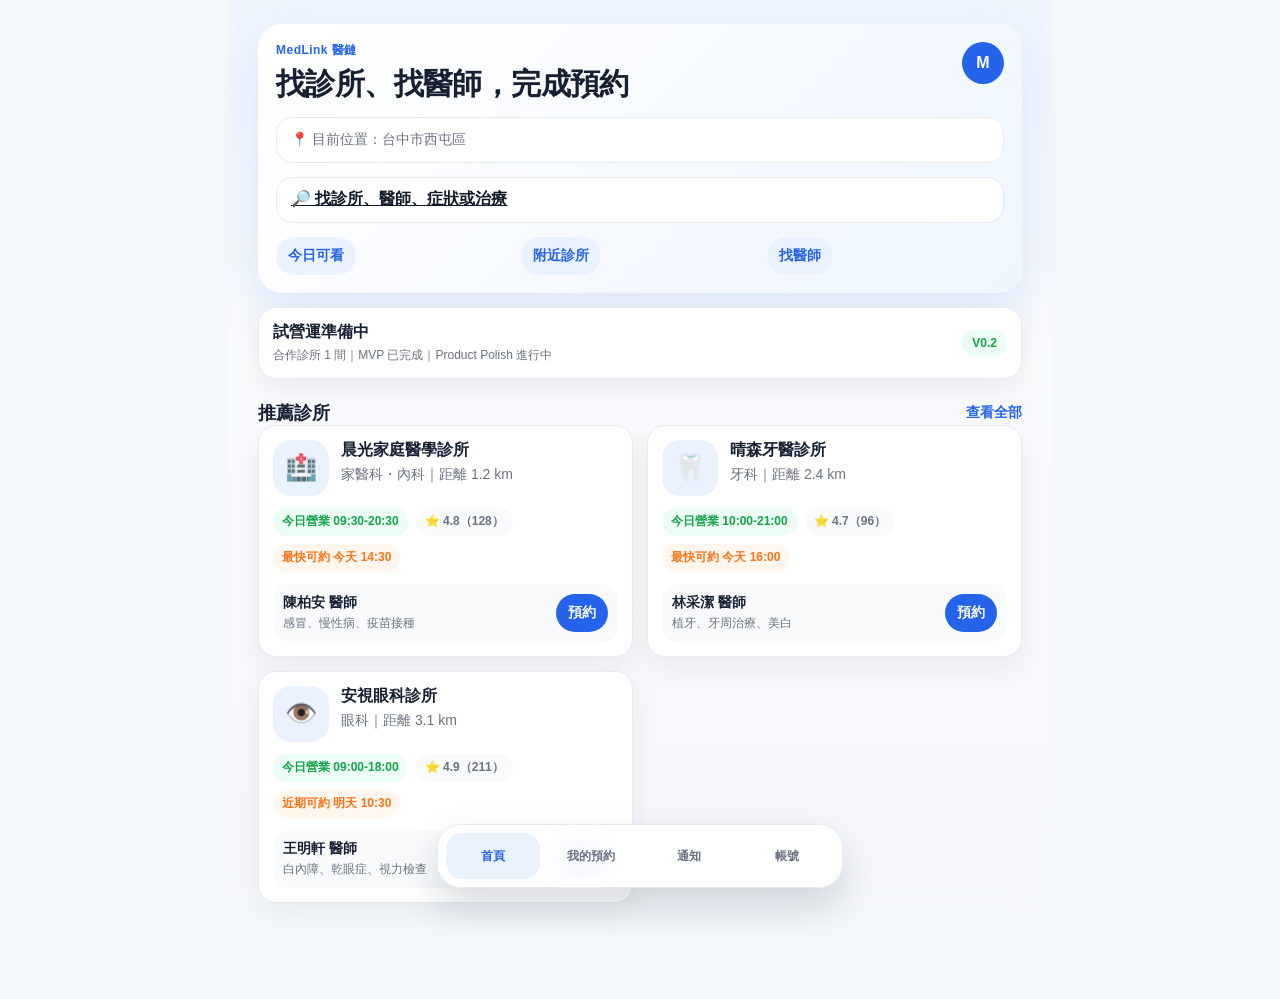
<file: index.html>
<!doctype html>
<html lang="zh-Hant">
<head>
  <meta charset="utf-8" />
  <meta name="viewport" content="width=device-width, initial-scale=1" />
  <title>MedLink 醫鏈</title>
  <link rel="stylesheet" href="styles.css" />
</head>
<body>
  <main class="app-shell">
    <section class="hero">
      <div class="topbar">
        <div>
          <p class="eyebrow">MedLink 醫鏈</p>
          <h1>找診所、找醫師，完成預約</h1>
        </div>
        <div class="avatar">M</div>
      </div>
      <div class="location">📍 目前位置：台中市西屯區</div>
      <a class="search-box" href="search.html">🔎 找診所、醫師、症狀或治療</a>
      <div class="quick-actions">
        <a href="search.html"><button>今日可看</button></a>
        <a href="search.html"><button>附近診所</button></a>
        <a href="search.html"><button>找醫師</button></a>
      </div>
    </section>

    <section class="trust-card">
      <div>
        <strong>試營運準備中</strong>
        <p>合作診所 1 間｜MVP 已完成｜Product Polish 進行中</p>
      </div>
      <span>V0.2</span>
    </section>

    <section class="section-head">
      <h2>推薦診所</h2>
      <a href="search.html"><button>查看全部</button></a>
    </section>

    <section class="clinic-list" id="clinicList"></section>

    <nav class="tabbar">
      <a class="active">首頁</a>
      <a>我的預約</a>
      <a>通知</a>
      <a>帳號</a>
    </nav>
  </main>
  <script src="app.js"></script>
</body>
</html>
</file>
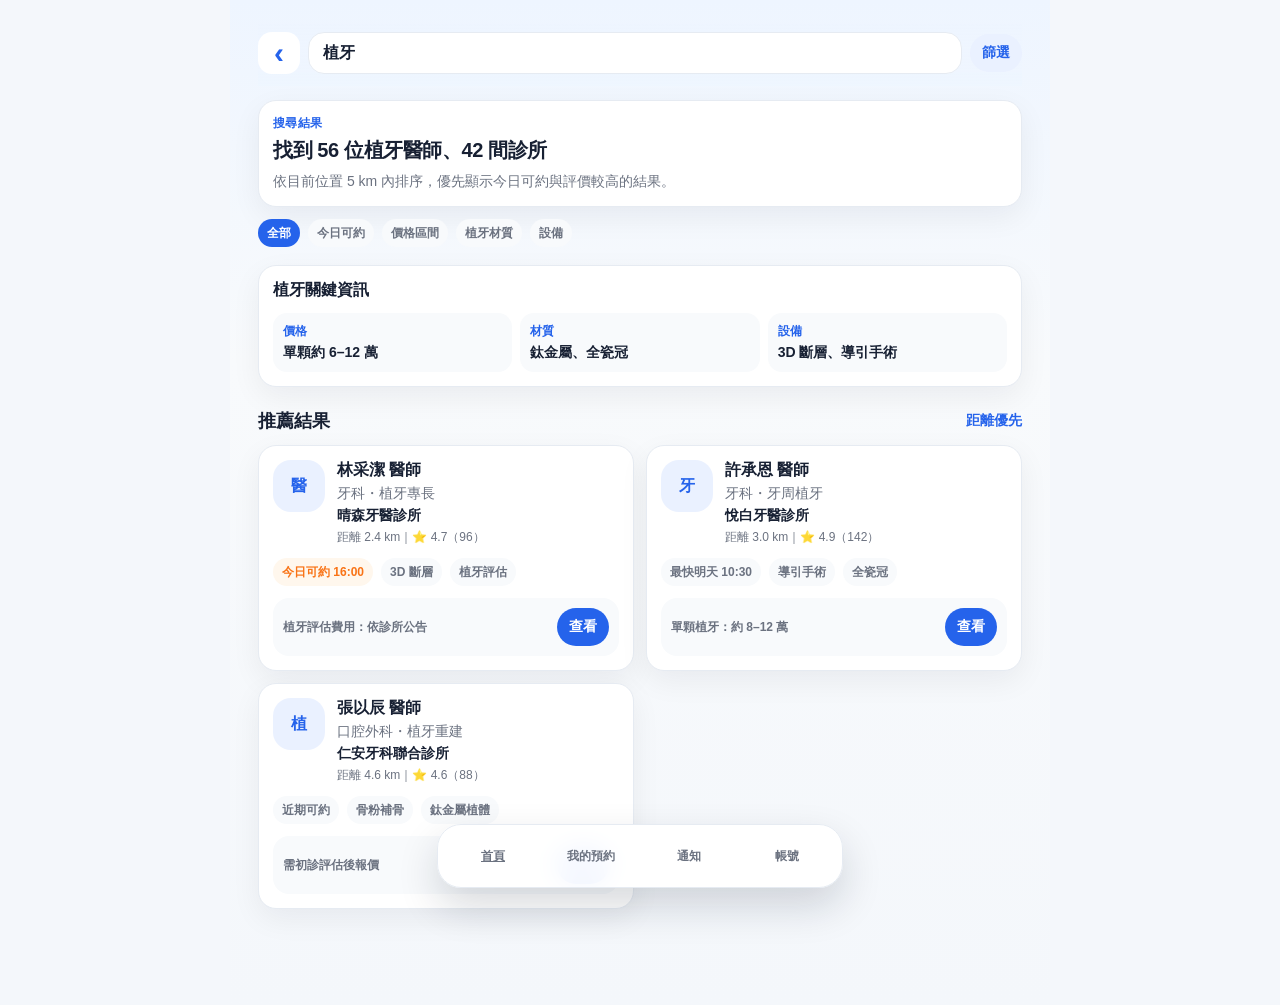
<file: search.html>
<!doctype html>
<html lang="zh-Hant">
<head>
  <meta charset="utf-8" />
  <meta name="viewport" content="width=device-width, initial-scale=1" />
  <title>搜尋結果｜MedLink 醫鏈</title>
  <link rel="stylesheet" href="styles.css" />
  <link rel="stylesheet" href="search.css" />
</head>
<body>
  <main class="app-shell search-page">
    <header class="search-header">
      <a class="back-link" href="index.html">‹</a>
      <div class="search-input">植牙</div>
      <button type="button">篩選</button>
    </header>

    <section class="result-summary">
      <p class="eyebrow">搜尋結果</p>
      <h1>找到 56 位植牙醫師、42 間診所</h1>
      <p>依目前位置 5 km 內排序，優先顯示今日可約與評價較高的結果。</p>
    </section>

    <section class="filter-chips">
      <span class="chip active">全部</span>
      <span class="chip">今日可約</span>
      <span class="chip">價格區間</span>
      <span class="chip">植牙材質</span>
      <span class="chip">設備</span>
    </section>

    <section class="insight-card">
      <h2>植牙關鍵資訊</h2>
      <div class="insight-grid">
        <div><strong>價格</strong><span>單顆約 6–12 萬</span></div>
        <div><strong>材質</strong><span>鈦金屬、全瓷冠</span></div>
        <div><strong>設備</strong><span>3D 斷層、導引手術</span></div>
      </div>
    </section>

    <section class="section-head">
      <h2>推薦結果</h2>
      <button>距離優先</button>
    </section>

    <section class="result-list" id="resultList"></section>

    <nav class="tabbar">
      <a href="index.html">首頁</a>
      <a>我的預約</a>
      <a>通知</a>
      <a>帳號</a>
    </nav>
  </main>
  <script src="search.js"></script>
</body>
</html>
</file>
<file: styles.css>
:root {
  --bg: #f4f7fb;
  --card: #ffffff;
  --text: #172033;
  --muted: #6b7280;
  --line: #e6ebf2;
  --brand: #2563eb;
  --brand-soft: #eaf1ff;
  --green: #16a34a;
  --orange: #f97316;
  --radius-lg: 24px;
  --radius-md: 18px;
  --radius-sm: 12px;
}

* { box-sizing: border-box; }

body {
  margin: 0;
  min-height: 100vh;
  background: var(--bg);
  color: var(--text);
  font-family: -apple-system, BlinkMacSystemFont, "Segoe UI", "Noto Sans TC", sans-serif;
}

.app-shell {
  width: min(100%, 430px);
  min-height: 100vh;
  margin: 0 auto;
  padding: 16px 16px 88px;
  background: linear-gradient(180deg, #eef5ff 0%, #f8fafc 36%, #f4f7fb 100%);
}

.hero {
  padding: 18px;
  border-radius: var(--radius-lg);
  background: linear-gradient(135deg, #ffffff 0%, #eff6ff 100%);
  box-shadow: 0 18px 45px rgba(37, 99, 235, 0.12);
}

.topbar {
  display: flex;
  justify-content: space-between;
  gap: 16px;
  align-items: flex-start;
}

.eyebrow {
  margin: 0 0 6px;
  color: var(--brand);
  font-size: 12px;
  font-weight: 700;
  letter-spacing: .04em;
}

h1 {
  margin: 0;
  font-size: 24px;
  line-height: 1.25;
  letter-spacing: -0.02em;
}

.avatar {
  width: 42px;
  height: 42px;
  flex: 0 0 42px;
  border-radius: 50%;
  display: grid;
  place-items: center;
  background: var(--brand);
  color: #fff;
  font-weight: 800;
}

.location,
.search-box {
  margin-top: 14px;
  height: 46px;
  display: flex;
  align-items: center;
  padding: 0 14px;
  border: 1px solid var(--line);
  border-radius: 16px;
  background: #fff;
  font-size: 14px;
  color: var(--muted);
}

.search-box {
  color: #111827;
  font-size: 16px;
  font-weight: 700;
}

.quick-actions {
  display: grid;
  grid-template-columns: repeat(3, 1fr);
  gap: 8px;
  margin-top: 14px;
}

button {
  border: 0;
  border-radius: 999px;
  padding: 10px 12px;
  background: var(--brand-soft);
  color: var(--brand);
  font-size: 14px;
  font-weight: 700;
}

.trust-card,
.clinic-card {
  margin-top: 14px;
  padding: 14px;
  border: 1px solid var(--line);
  border-radius: var(--radius-md);
  background: var(--card);
  box-shadow: 0 10px 30px rgba(15, 23, 42, 0.06);
}

.trust-card {
  display: flex;
  justify-content: space-between;
  gap: 12px;
  align-items: center;
}

.trust-card strong { font-size: 16px; }
.trust-card p { margin: 4px 0 0; color: var(--muted); font-size: 12px; line-height: 1.45; }
.trust-card span { padding: 6px 10px; border-radius: 999px; background: #ecfdf5; color: var(--green); font-size: 12px; font-weight: 800; }

.section-head {
  margin-top: 22px;
  display: flex;
  justify-content: space-between;
  align-items: center;
}

h2 { margin: 0; font-size: 18px; }
.section-head button { background: transparent; padding: 0; color: var(--brand); }

.clinic-card {
  display: grid;
  gap: 12px;
}

.clinic-main {
  display: flex;
  gap: 12px;
}

.clinic-logo {
  width: 56px;
  height: 56px;
  border-radius: 18px;
  display: grid;
  place-items: center;
  background: var(--brand-soft);
  font-size: 26px;
}

.clinic-info { flex: 1; min-width: 0; }
.clinic-name { margin: 0; font-size: 16px; font-weight: 800; }
.clinic-meta { margin: 5px 0 0; color: var(--muted); font-size: 14px; }

.status-row {
  display: flex;
  flex-wrap: wrap;
  gap: 8px;
  align-items: center;
}

.pill {
  display: inline-flex;
  align-items: center;
  gap: 4px;
  min-height: 28px;
  padding: 5px 9px;
  border-radius: 999px;
  background: #f8fafc;
  color: var(--muted);
  font-size: 12px;
  font-weight: 700;
}

.pill.open { background: #ecfdf5; color: var(--green); }
.pill.soon { background: #fff7ed; color: var(--orange); }

.doctor-strip {
  display: flex;
  justify-content: space-between;
  gap: 10px;
  padding: 10px;
  border-radius: 16px;
  background: #f8fafc;
}

.doctor-strip div { min-width: 0; }
.doctor-strip strong { display: block; font-size: 14px; }
.doctor-strip span { display: block; margin-top: 3px; color: var(--muted); font-size: 12px; }
.doctor-strip button { flex: 0 0 auto; background: var(--brand); color: #fff; }

.tabbar {
  position: fixed;
  left: 50%;
  bottom: 12px;
  transform: translateX(-50%);
  width: min(calc(100% - 24px), 406px);
  height: 64px;
  display: grid;
  grid-template-columns: repeat(4, 1fr);
  gap: 4px;
  padding: 8px;
  border: 1px solid var(--line);
  border-radius: 24px;
  background: rgba(255,255,255,.94);
  backdrop-filter: blur(12px);
  box-shadow: 0 18px 40px rgba(15, 23, 42, 0.16);
}

.tabbar a {
  display: grid;
  place-items: center;
  border-radius: 16px;
  color: var(--muted);
  font-size: 12px;
  font-weight: 800;
}

.tabbar a.active { background: var(--brand-soft); color: var(--brand); }

@media (min-width: 768px) {
  .app-shell { width: min(100%, 820px); padding: 24px 28px 96px; }
  .clinic-list { display: grid; grid-template-columns: repeat(2, 1fr); gap: 14px; }
  .clinic-card { margin-top: 0; }
  h1 { font-size: 30px; }
}
</file>
<file: search.css>
.search-header{position:sticky;top:0;z-index:2;display:grid;grid-template-columns:42px 1fr auto;gap:8px;align-items:center;padding:8px 0 12px;background:linear-gradient(180deg,#eef5ff 0%,rgba(238,245,255,.92) 100%)}
.back-link{height:42px;display:grid;place-items:center;border-radius:14px;background:#fff;color:#2563eb;font-size:30px;font-weight:700;text-decoration:none}
.search-input{height:42px;display:flex;align-items:center;padding:0 14px;border:1px solid #e6ebf2;border-radius:16px;background:#fff;font-size:16px;font-weight:800}
.result-summary,.insight-card,.result-card{margin-top:14px;padding:14px;border:1px solid #e6ebf2;border-radius:18px;background:#fff;box-shadow:0 10px 30px rgba(15,23,42,.06)}
.result-summary h1{font-size:20px}.result-summary p:last-child{margin:8px 0 0;color:#6b7280;font-size:14px;line-height:1.5}
.filter-chips{display:flex;gap:8px;margin-top:12px;overflow-x:auto;padding-bottom:4px}.chip{display:inline-flex;align-items:center;min-height:28px;padding:5px 9px;border-radius:999px;background:#f8fafc;color:#6b7280;font-size:12px;font-weight:700;white-space:nowrap}.chip.active{background:#2563eb;color:#fff}
.insight-card h2{font-size:16px}.insight-grid{display:grid;gap:8px;margin-top:12px}.insight-grid div{padding:10px;border-radius:14px;background:#f8fafc}.insight-grid strong{display:block;font-size:12px;color:#2563eb}.insight-grid span{display:block;margin-top:4px;font-size:14px;font-weight:700}
.result-list{display:grid;gap:12px;margin-top:12px}.result-card{display:grid;gap:12px;margin-top:0}.result-main{display:flex;gap:12px}.doctor-avatar{width:52px;height:52px;flex:0 0 52px;display:grid;place-items:center;border-radius:18px;background:#eaf1ff;color:#2563eb;font-weight:900}.result-main h3{margin:0;font-size:16px}.result-main p{margin:4px 0;color:#6b7280;font-size:14px}.result-main strong{display:block;font-size:14px}.result-main span{display:block;margin-top:4px;color:#6b7280;font-size:12px}.price-row{display:flex;justify-content:space-between;gap:10px;align-items:center;padding:10px;border-radius:16px;background:#f8fafc}.price-row span{color:#6b7280;font-size:12px;font-weight:700}.price-row button{flex:0 0 auto;background:#2563eb;color:#fff}
@media (min-width:768px){.insight-grid{grid-template-columns:repeat(3,1fr)}.result-list{grid-template-columns:repeat(2,1fr)}}
</file>
